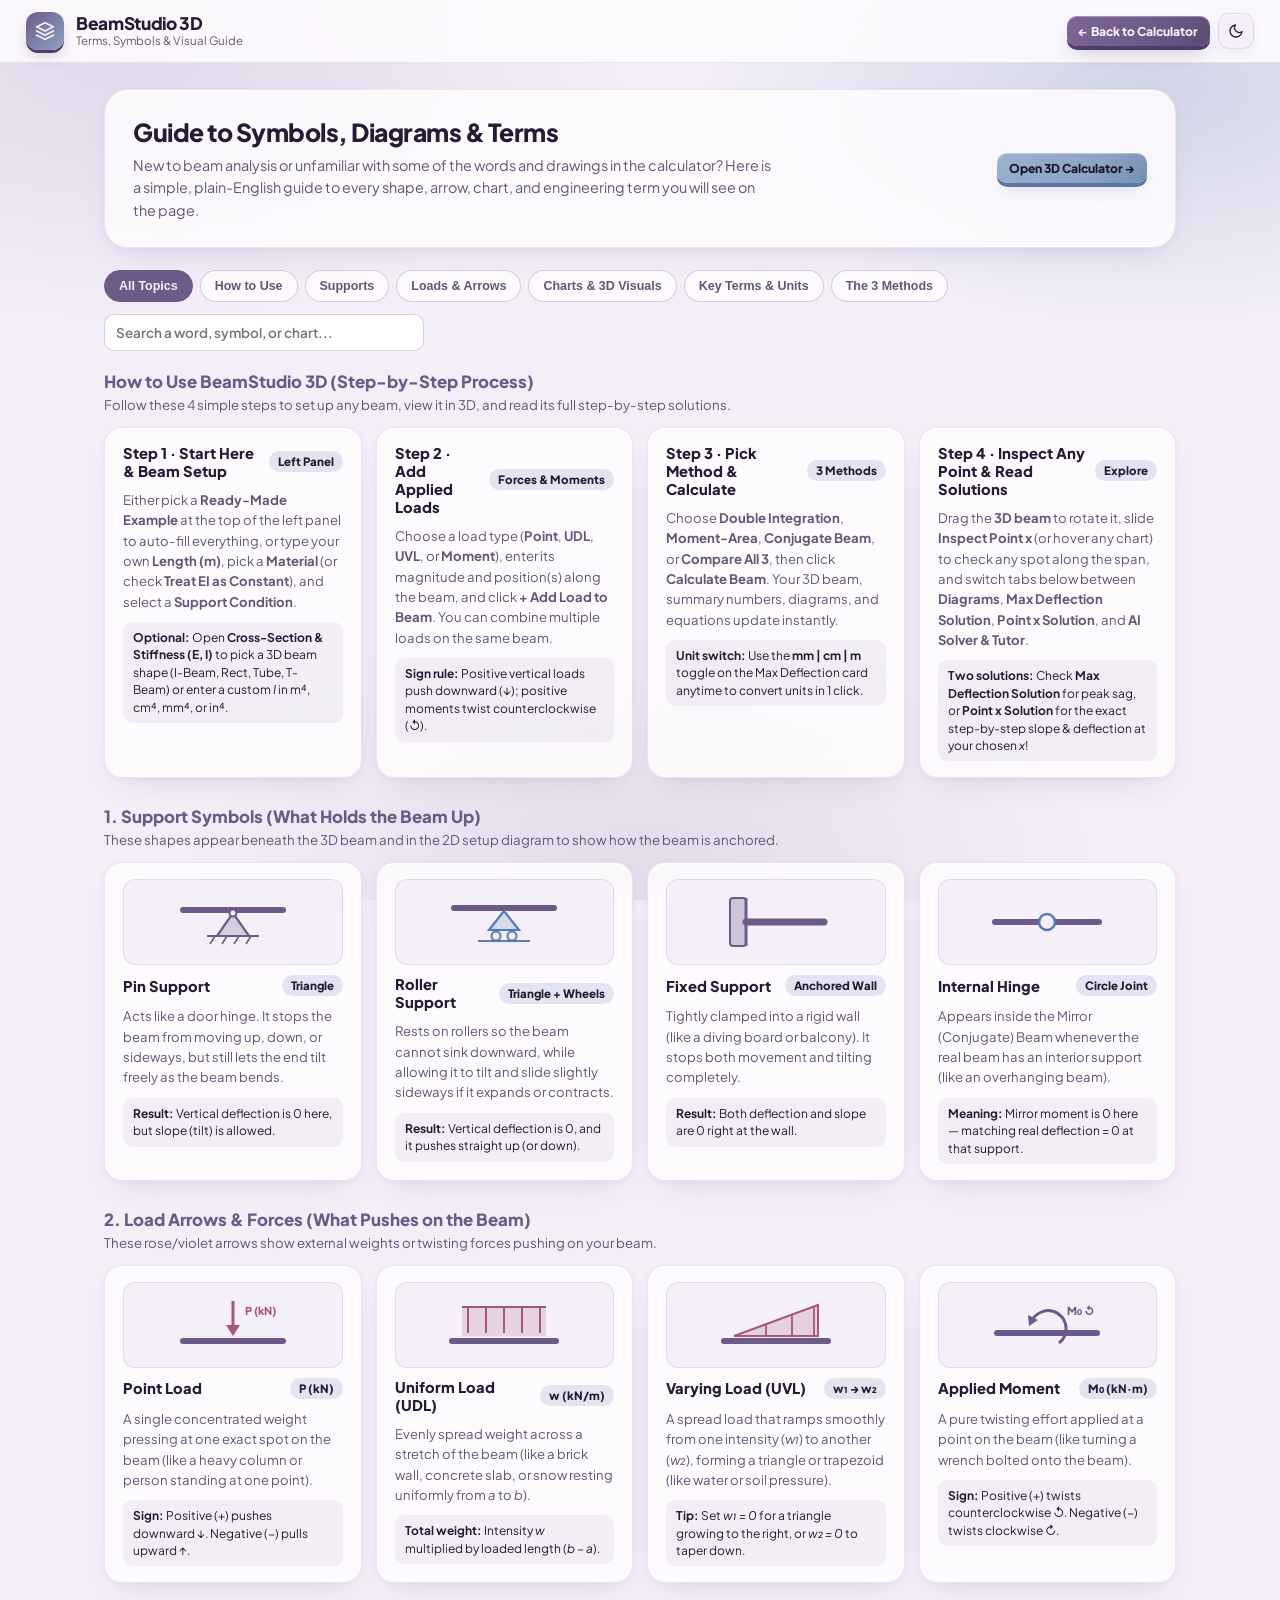
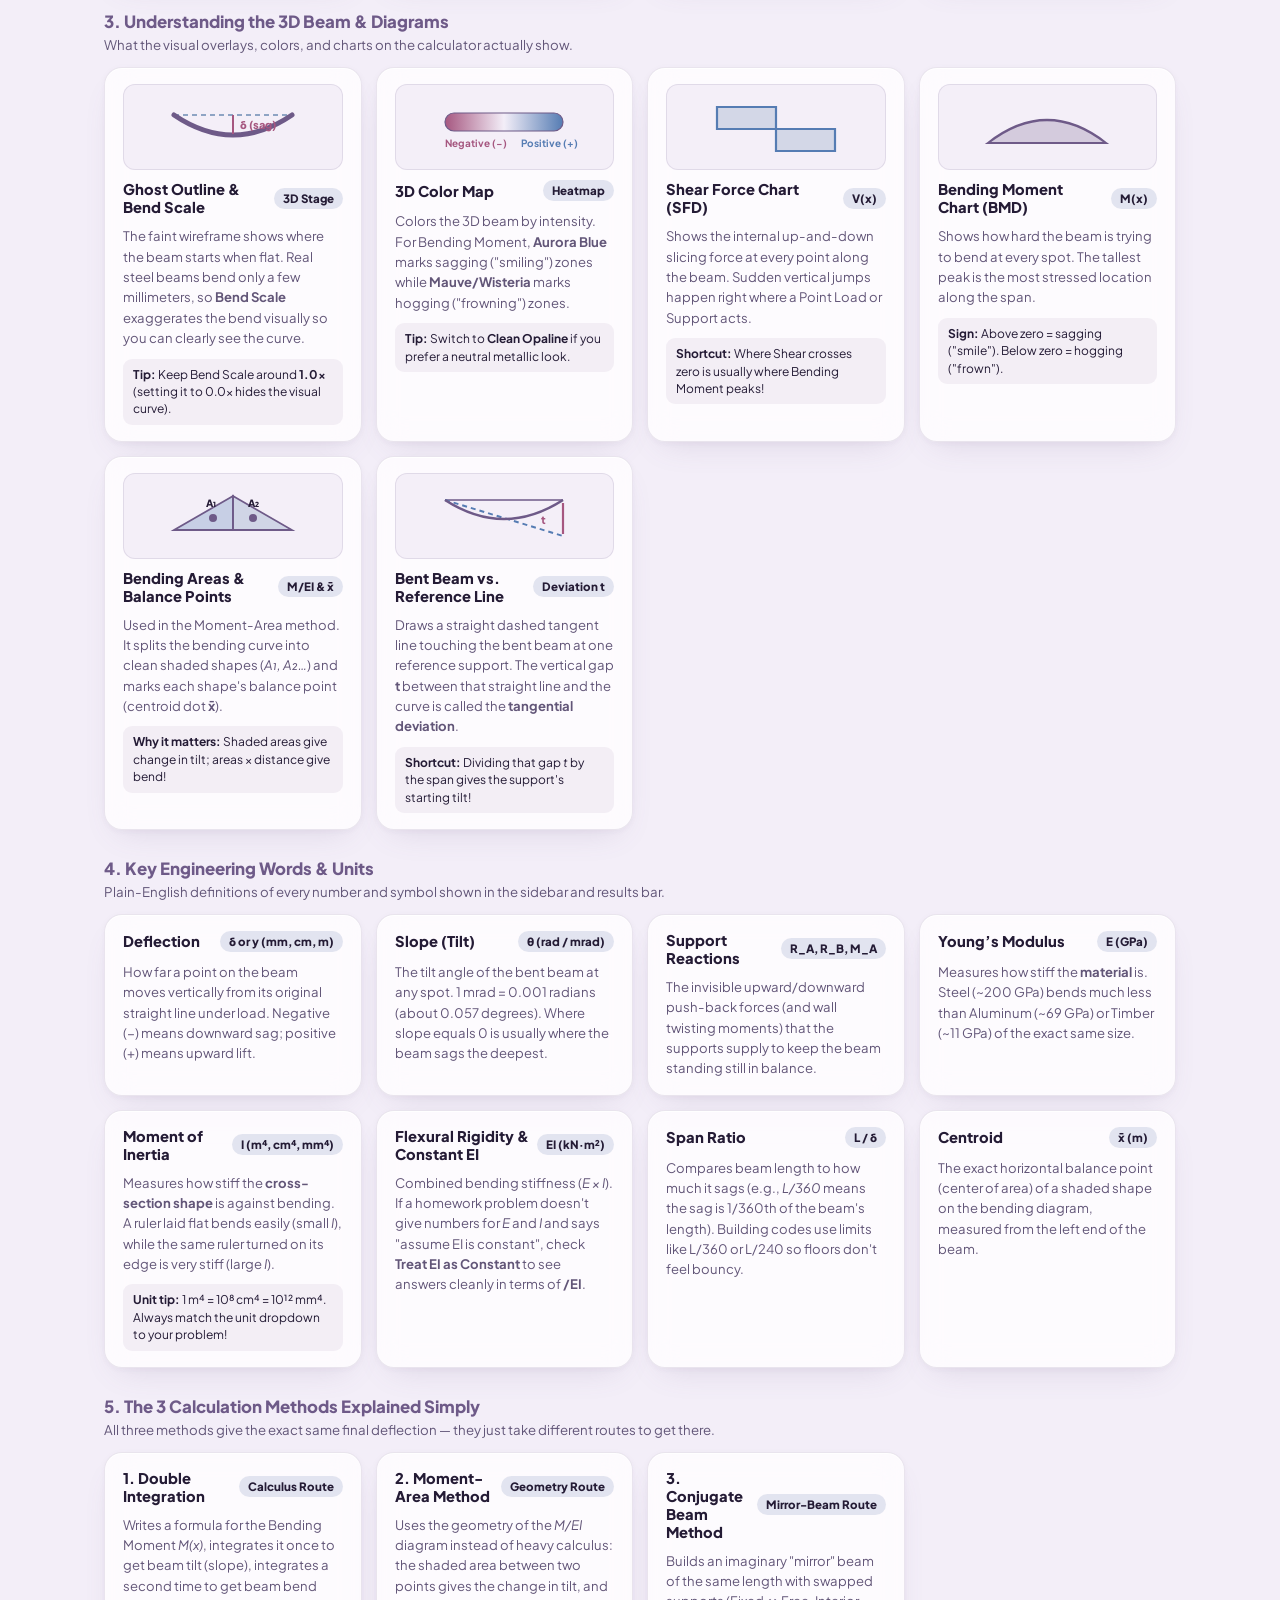
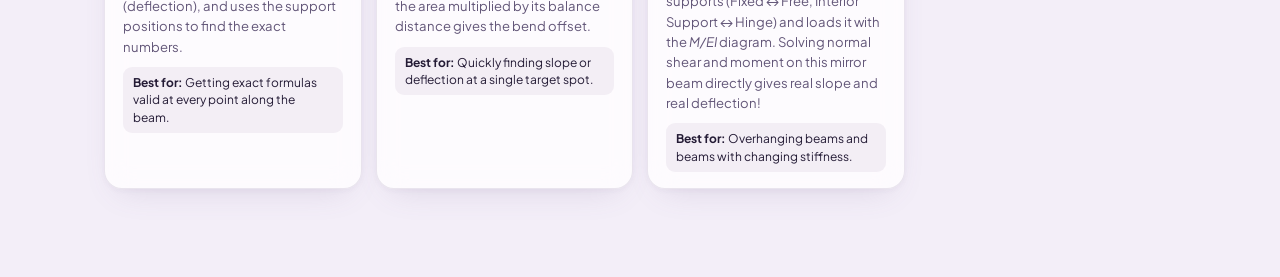
<file: glossary.html>
<!DOCTYPE html>
<html lang="en" data-theme="light">
<head>
  <meta charset="UTF-8" />
  <meta name="viewport" content="width=device-width, initial-scale=1.0" />
  <title>Terms &amp; Visual Guide — BeamStudio 3D</title>
  <link rel="preconnect" href="https://fonts.googleapis.com" />
  <link rel="preconnect" href="https://fonts.gstatic.com" crossorigin />
  <link href="https://fonts.googleapis.com/css2?family=Inter:wght@400;500;600;700&family=Plus+Jakarta+Sans:wght@600;700;800&display=swap" rel="stylesheet" />
  <link rel="stylesheet" href="css/styles.css" />
  <style>
    .glossary-wrap {
      max-width: 1120px;
      margin: 0 auto;
      padding: 26px 24px 60px;
    }
    .glossary-hero {
      background: var(--surface-card);
      backdrop-filter: blur(18px);
      border: 1px solid var(--border-subtle);
      border-radius: 24px;
      box-shadow: var(--shadow-card);
      padding: 26px 28px;
      margin-bottom: 22px;
      display: flex;
      flex-wrap: wrap;
      align-items: center;
      justify-content: space-between;
      gap: 18px;
    }
    .glossary-hero h1 {
      margin: 0 0 6px;
      font-size: 1.55rem;
      font-weight: 800;
      letter-spacing: -0.02em;
    }
    .glossary-hero p {
      margin: 0;
      font-size: 0.9rem;
      color: var(--text-secondary);
      max-width: 640px;
      line-height: 1.55;
    }
    .filter-bar {
      display: flex;
      flex-wrap: wrap;
      align-items: center;
      justify-content: space-between;
      gap: 12px;
      margin-bottom: 20px;
    }
    .filter-pills {
      display: flex;
      flex-wrap: wrap;
      gap: 7px;
    }
    .filter-pill {
      padding: 8px 14px;
      border-radius: 99px;
      border: 1px solid var(--border-strong);
      background: var(--surface-card);
      color: var(--text-secondary);
      font-size: 0.78rem;
      font-weight: 700;
      cursor: pointer;
      transition: all 0.15s ease;
    }
    .filter-pill.active, .filter-pill:hover {
      background: var(--wisteria);
      color: var(--starlight);
      border-color: var(--wisteria);
    }
    .search-box {
      min-width: 240px;
      max-width: 320px;
      flex: 1;
    }
    .section-group {
      margin-bottom: 28px;
    }
    .group-heading {
      font-size: 1.05rem;
      font-weight: 800;
      margin: 0 0 4px;
      color: var(--wisteria);
    }
    [data-theme="dark"] .group-heading { color: var(--aurora); }
    .group-desc {
      margin: 0 0 14px;
      font-size: 0.83rem;
      color: var(--text-secondary);
    }
    .visual-grid {
      display: grid;
      grid-template-columns: repeat(auto-fill, minmax(250px, 1fr));
      gap: 14px;
    }
    .term-card {
      background: var(--surface-card);
      backdrop-filter: blur(14px);
      border: 1px solid var(--border-subtle);
      border-radius: 18px;
      box-shadow: var(--shadow-card);
      padding: 16px 18px;
      display: flex;
      flex-direction: column;
      gap: 10px;
      transition: transform 0.18s ease;
    }
    .term-card:hover { transform: translateY(-2px); }
    .term-visual {
      height: 86px;
      border-radius: 12px;
      background: var(--surface-soft);
      border: 1px solid var(--border-subtle);
      display: grid;
      place-items: center;
      padding: 8px;
    }
    .term-head {
      display: flex;
      align-items: center;
      justify-content: space-between;
      gap: 8px;
    }
    .term-name {
      font-size: 0.92rem;
      font-weight: 800;
      color: var(--text-primary);
    }
    .term-symbol {
      font-size: 0.72rem;
      font-weight: 800;
      padding: 3px 9px;
      border-radius: 99px;
      background: rgba(142, 164, 196, 0.25);
      color: var(--text-primary);
      white-space: nowrap;
    }
    .term-def {
      margin: 0;
      font-size: 0.82rem;
      line-height: 1.55;
      color: var(--text-secondary);
    }
    .term-tip {
      font-size: 0.75rem;
      padding: 7px 10px;
      border-radius: 9px;
      background: rgba(110, 90, 136, 0.08);
      color: var(--text-primary);
      line-height: 1.45;
    }
    [data-theme="dark"] .term-tip { background: rgba(142, 164, 196, 0.12); }
    .empty-search {
      text-align: center;
      padding: 36px;
      color: var(--text-secondary);
      font-weight: 700;
    }
  </style>
</head>
<body>
  <header class="topbar">
    <div class="brand">
      <div class="brand-cube" aria-hidden="true">
        <svg width="20" height="20" viewBox="0 0 24 24" fill="none" stroke="currentColor" stroke-width="2.1" stroke-linecap="round" stroke-linejoin="round">
          <path d="M12 2L2 7l10 5 10-5-10-5z"/>
          <path d="M2 17l10 5 10-5"/>
          <path d="M2 12l10 5 10-5"/>
        </svg>
      </div>
      <div>
        <div class="brand-title">BeamStudio 3D</div>
        <div class="brand-sub">Terms, Symbols &amp; Visual Guide</div>
      </div>
    </div>

    <div class="topbar-actions">
      <a class="btn-3d btn-3d-primary btn-sm" href="index.html" style="text-decoration:none;">
        ← Back to Calculator
      </a>
      <button class="icon-btn" id="glossaryThemeBtn" type="button" title="Switch Starlight / Twilight Theme">
        <svg width="16" height="16" viewBox="0 0 24 24" fill="none" stroke="currentColor" stroke-width="2" stroke-linecap="round" stroke-linejoin="round">
          <path d="M21 12.79A9 9 0 1 1 11.21 3 7 7 0 0 0 21 12.79z"/>
        </svg>
      </button>
    </div>
  </header>

  <main class="glossary-wrap">
    <section class="glossary-hero">
      <div>
        <h1>Guide to Symbols, Diagrams &amp; Terms</h1>
        <p>
          New to beam analysis or unfamiliar with some of the words and drawings in the calculator? Here is a simple, plain-English guide to every shape, arrow, chart, and engineering term you will see on the page.
        </p>
      </div>
      <a class="btn-3d btn-3d-aurora btn-sm" href="index.html" style="text-decoration:none;">Open 3D Calculator →</a>
    </section>

    <!-- Search & Category Filters -->
    <div class="filter-bar">
      <div class="filter-pills" id="categoryPills">
        <button class="filter-pill active" data-cat="all" type="button">All Topics</button>
        <button class="filter-pill" data-cat="howto" type="button">How to Use</button>
        <button class="filter-pill" data-cat="supports" type="button">Supports</button>
        <button class="filter-pill" data-cat="loads" type="button">Loads &amp; Arrows</button>
        <button class="filter-pill" data-cat="diagrams" type="button">Charts &amp; 3D Visuals</button>
        <button class="filter-pill" data-cat="terms" type="button">Key Terms &amp; Units</button>
        <button class="filter-pill" data-cat="methods" type="button">The 3 Methods</button>
      </div>
      <input class="input-3d search-box" id="termSearchInput" type="search" placeholder="Search a word, symbol, or chart..." />
    </div>

    <!-- 0. HOW THE CALCULATOR WORKS (STEP-BY-STEP PROCESS) -->
    <section class="section-group" data-group="howto">
      <h2 class="group-heading">How to Use BeamStudio 3D (Step-by-Step Process)</h2>
      <p class="group-desc">Follow these 4 simple steps to set up any beam, view it in 3D, and read its full step-by-step solutions.</p>
      <div class="visual-grid">
        <article class="term-card" data-cat="howto">
          <div class="term-head">
            <span class="term-name">Step 1 · Start Here &amp; Beam Setup</span>
            <span class="term-symbol">Left Panel</span>
          </div>
          <p class="term-def">Either pick a <b>Ready-Made Example</b> at the top of the left panel to auto-fill everything, or type your own <b>Length (m)</b>, pick a <b>Material</b> (or check <b>Treat EI as Constant</b>), and select a <b>Support Condition</b>.</p>
          <div class="term-tip"><strong>Optional:</strong> Open <b>Cross-Section &amp; Stiffness (E, I)</b> to pick a 3D beam shape (I-Beam, Rect, Tube, T-Beam) or enter a custom <i>I</i> in m⁴, cm⁴, mm⁴, or in⁴.</div>
        </article>

        <article class="term-card" data-cat="howto">
          <div class="term-head">
            <span class="term-name">Step 2 · Add Applied Loads</span>
            <span class="term-symbol">Forces &amp; Moments</span>
          </div>
          <p class="term-def">Choose a load type (<b>Point</b>, <b>UDL</b>, <b>UVL</b>, or <b>Moment</b>), enter its magnitude and position(s) along the beam, and click <b>+ Add Load to Beam</b>. You can combine multiple loads on the same beam.</p>
          <div class="term-tip"><strong>Sign rule:</strong> Positive vertical loads push downward (↓); positive moments twist counterclockwise (↺).</div>
        </article>

        <article class="term-card" data-cat="howto">
          <div class="term-head">
            <span class="term-name">Step 3 · Pick Method &amp; Calculate</span>
            <span class="term-symbol">3 Methods</span>
          </div>
          <p class="term-def">Choose <b>Double Integration</b>, <b>Moment-Area</b>, <b>Conjugate Beam</b>, or <b>Compare All 3</b>, then click <b>Calculate Beam</b>. Your 3D beam, summary numbers, diagrams, and equations update instantly.</p>
          <div class="term-tip"><strong>Unit switch:</strong> Use the <b>mm | cm | m</b> toggle on the Max Deflection card anytime to convert units in 1 click.</div>
        </article>

        <article class="term-card" data-cat="howto">
          <div class="term-head">
            <span class="term-name">Step 4 · Inspect Any Point &amp; Read Solutions</span>
            <span class="term-symbol">Explore</span>
          </div>
          <p class="term-def">Drag the <b>3D beam</b> to rotate it, slide <b>Inspect Point x</b> (or hover any chart) to check any spot along the span, and switch tabs below between <b>Diagrams</b>, <b>Max Deflection Solution</b>, <b>Point x Solution</b>, and <b>AI Solver &amp; Tutor</b>.</p>
          <div class="term-tip"><strong>Two solutions:</strong> Check <b>Max Deflection Solution</b> for peak sag, or <b>Point x Solution</b> for the exact step-by-step slope &amp; deflection at your chosen <i>x</i>!</div>
        </article>
      </div>
    </section>

    <!-- 1. SUPPORT SYMBOLS -->
    <section class="section-group" data-group="supports">
      <h2 class="group-heading">1. Support Symbols (What Holds the Beam Up)</h2>
      <p class="group-desc">These shapes appear beneath the 3D beam and in the 2D setup diagram to show how the beam is anchored.</p>
      <div class="visual-grid">
        <article class="term-card" data-cat="supports">
          <div class="term-visual">
            <svg width="140" height="68" viewBox="0 0 140 68">
              <line x1="20" y1="22" x2="120" y2="22" stroke="#6e5a88" stroke-width="6" stroke-linecap="round"/>
              <polygon points="70,25 54,48 86,48" fill="rgba(110,90,136,0.22)" stroke="#6e5a88" stroke-width="2.2"/>
              <circle cx="70" cy="25" r="3.5" fill="#f3eef8" stroke="#6e5a88" stroke-width="2"/>
              <line x1="44" y1="48" x2="96" y2="48" stroke="#6e5a88" stroke-width="2"/>
              <line x1="52" y1="48" x2="47" y2="56" stroke="#6e5a88" stroke-width="1.6"/>
              <line x1="64" y1="48" x2="59" y2="56" stroke="#6e5a88" stroke-width="1.6"/>
              <line x1="76" y1="48" x2="71" y2="56" stroke="#6e5a88" stroke-width="1.6"/>
              <line x1="88" y1="48" x2="83" y2="56" stroke="#6e5a88" stroke-width="1.6"/>
            </svg>
          </div>
          <div class="term-head">
            <span class="term-name">Pin Support</span>
            <span class="term-symbol">Triangle</span>
          </div>
          <p class="term-def">Acts like a door hinge. It stops the beam from moving up, down, or sideways, but still lets the end tilt freely as the beam bends.</p>
          <div class="term-tip"><strong>Result:</strong> Vertical deflection is 0 here, but slope (tilt) is allowed.</div>
        </article>

        <article class="term-card" data-cat="supports">
          <div class="term-visual">
            <svg width="140" height="68" viewBox="0 0 140 68">
              <line x1="20" y1="20" x2="120" y2="20" stroke="#6e5a88" stroke-width="6" stroke-linecap="round"/>
              <polygon points="70,23 55,42 85,42" fill="rgba(142,164,196,0.30)" stroke="#557cb3" stroke-width="2.2"/>
              <circle cx="62" cy="48" r="4.5" fill="none" stroke="#557cb3" stroke-width="2"/>
              <circle cx="78" cy="48" r="4.5" fill="none" stroke="#557cb3" stroke-width="2"/>
              <line x1="44" y1="53" x2="96" y2="53" stroke="#557cb3" stroke-width="2"/>
            </svg>
          </div>
          <div class="term-head">
            <span class="term-name">Roller Support</span>
            <span class="term-symbol">Triangle + Wheels</span>
          </div>
          <p class="term-def">Rests on rollers so the beam cannot sink downward, while allowing it to tilt and slide slightly sideways if it expands or contracts.</p>
          <div class="term-tip"><strong>Result:</strong> Vertical deflection is 0, and it pushes straight up (or down).</div>
        </article>

        <article class="term-card" data-cat="supports">
          <div class="term-visual">
            <svg width="140" height="68" viewBox="0 0 140 68">
              <rect x="24" y="10" width="16" height="48" rx="3" fill="rgba(110,90,136,0.28)" stroke="#6e5a88" stroke-width="2"/>
              <line x1="40" y1="10" x2="40" y2="58" stroke="#6e5a88" stroke-width="3"/>
              <line x1="40" y1="34" x2="118" y2="34" stroke="#6e5a88" stroke-width="7" stroke-linecap="round"/>
            </svg>
          </div>
          <div class="term-head">
            <span class="term-name">Fixed Support</span>
            <span class="term-symbol">Anchored Wall</span>
          </div>
          <p class="term-def">Tightly clamped into a rigid wall (like a diving board or balcony). It stops both movement and tilting completely.</p>
          <div class="term-tip"><strong>Result:</strong> Both deflection and slope are 0 right at the wall.</div>
        </article>

        <article class="term-card" data-cat="supports">
          <div class="term-visual">
            <svg width="140" height="68" viewBox="0 0 140 68">
              <line x1="18" y1="34" x2="62" y2="34" stroke="#6e5a88" stroke-width="6" stroke-linecap="round"/>
              <line x1="78" y1="34" x2="122" y2="34" stroke="#6e5a88" stroke-width="6" stroke-linecap="round"/>
              <circle cx="70" cy="34" r="8" fill="#f3eef8" stroke="#557cb3" stroke-width="2.6"/>
            </svg>
          </div>
          <div class="term-head">
            <span class="term-name">Internal Hinge</span>
            <span class="term-symbol">Circle Joint</span>
          </div>
          <p class="term-def">Appears inside the Mirror (Conjugate) Beam whenever the real beam has an interior support (like an overhanging beam).</p>
          <div class="term-tip"><strong>Meaning:</strong> Mirror moment is 0 here — matching real deflection = 0 at that support.</div>
        </article>
      </div>
    </section>

    <!-- 2. LOAD SYMBOLS -->
    <section class="section-group" data-group="loads">
      <h2 class="group-heading">2. Load Arrows &amp; Forces (What Pushes on the Beam)</h2>
      <p class="group-desc">These rose/violet arrows show external weights or twisting forces pushing on your beam.</p>
      <div class="visual-grid">
        <article class="term-card" data-cat="loads">
          <div class="term-visual">
            <svg width="140" height="68" viewBox="0 0 140 68">
              <line x1="20" y1="50" x2="120" y2="50" stroke="#6e5a88" stroke-width="6" stroke-linecap="round"/>
              <line x1="70" y1="10" x2="70" y2="41" stroke="#a65780" stroke-width="3"/>
              <polygon points="70,45 63,34 77,34" fill="#a65780"/>
              <text x="82" y="24" font-size="11" font-weight="800" fill="#a65780">P (kN)</text>
            </svg>
          </div>
          <div class="term-head">
            <span class="term-name">Point Load</span>
            <span class="term-symbol">P (kN)</span>
          </div>
          <p class="term-def">A single concentrated weight pressing at one exact spot on the beam (like a heavy column or person standing at one point).</p>
          <div class="term-tip"><strong>Sign:</strong> Positive (+) pushes downward ↓. Negative (−) pulls upward ↑.</div>
        </article>

        <article class="term-card" data-cat="loads">
          <div class="term-visual">
            <svg width="140" height="68" viewBox="0 0 140 68">
              <line x1="18" y1="50" x2="122" y2="50" stroke="#6e5a88" stroke-width="6" stroke-linecap="round"/>
              <rect x="28" y="16" width="84" height="29" fill="rgba(166,87,128,0.18)"/>
              <line x1="28" y1="16" x2="112" y2="16" stroke="#a65780" stroke-width="2.2"/>
              <g stroke="#a65780" stroke-width="2">
                <line x1="34" y1="16" x2="34" y2="42"/><line x1="52" y1="16" x2="52" y2="42"/>
                <line x1="70" y1="16" x2="70" y2="42"/><line x1="88" y1="16" x2="88" y2="42"/>
                <line x1="106" y1="16" x2="106" y2="42"/>
              </g>
            </svg>
          </div>
          <div class="term-head">
            <span class="term-name">Uniform Load (UDL)</span>
            <span class="term-symbol">w (kN/m)</span>
          </div>
          <p class="term-def">Evenly spread weight across a stretch of the beam (like a brick wall, concrete slab, or snow resting uniformly from <i>a</i> to <i>b</i>).</p>
          <div class="term-tip"><strong>Total weight:</strong> Intensity <i>w</i> multiplied by loaded length (<i>b − a</i>).</div>
        </article>

        <article class="term-card" data-cat="loads">
          <div class="term-visual">
            <svg width="140" height="68" viewBox="0 0 140 68">
              <line x1="18" y1="50" x2="122" y2="50" stroke="#6e5a88" stroke-width="6" stroke-linecap="round"/>
              <polygon points="28,45 112,45 112,14" fill="rgba(166,87,128,0.20)" stroke="#a65780" stroke-width="2"/>
              <line x1="60" y1="33" x2="60" y2="44" stroke="#a65780" stroke-width="1.8"/>
              <line x1="86" y1="24" x2="86" y2="44" stroke="#a65780" stroke-width="1.8"/>
              <line x1="108" y1="16" x2="108" y2="44" stroke="#a65780" stroke-width="1.8"/>
            </svg>
          </div>
          <div class="term-head">
            <span class="term-name">Varying Load (UVL)</span>
            <span class="term-symbol">w₁ → w₂</span>
          </div>
          <p class="term-def">A spread load that ramps smoothly from one intensity (<i>w₁</i>) to another (<i>w₂</i>), forming a triangle or trapezoid (like water or soil pressure).</p>
          <div class="term-tip"><strong>Tip:</strong> Set <i>w₁ = 0</i> for a triangle growing to the right, or <i>w₂ = 0</i> to taper down.</div>
        </article>

        <article class="term-card" data-cat="loads">
          <div class="term-visual">
            <svg width="140" height="68" viewBox="0 0 140 68">
              <line x1="20" y1="42" x2="120" y2="42" stroke="#6e5a88" stroke-width="6" stroke-linecap="round"/>
              <path d="M 54 32 A 18 18 0 1 1 82 52" fill="none" stroke="#6e5a88" stroke-width="3"/>
              <polygon points="52,35 51,24 61,29" fill="#6e5a88"/>
              <text x="90" y="24" font-size="11" font-weight="800" fill="#6e5a88">M₀ ↺</text>
            </svg>
          </div>
          <div class="term-head">
            <span class="term-name">Applied Moment</span>
            <span class="term-symbol">M₀ (kN·m)</span>
          </div>
          <p class="term-def">A pure twisting effort applied at a point on the beam (like turning a wrench bolted onto the beam).</p>
          <div class="term-tip"><strong>Sign:</strong> Positive (+) twists counterclockwise ↺. Negative (−) twists clockwise ↻.</div>
        </article>
      </div>
    </section>

    <!-- 3. CHARTS & 3D VISUALS -->
    <section class="section-group" data-group="diagrams">
      <h2 class="group-heading">3. Understanding the 3D Beam &amp; Diagrams</h2>
      <p class="group-desc">What the visual overlays, colors, and charts on the calculator actually show.</p>
      <div class="visual-grid">
        <article class="term-card" data-cat="diagrams">
          <div class="term-visual">
            <svg width="150" height="68" viewBox="0 0 150 68">
              <line x1="16" y1="22" x2="134" y2="22" stroke="#8ea4c4" stroke-width="2" stroke-dasharray="5,4"/>
              <path d="M 16 22 Q 75 62 134 22" fill="none" stroke="#6e5a88" stroke-width="5" stroke-linecap="round"/>
              <line x1="75" y1="22" x2="75" y2="41" stroke="#a65780" stroke-width="2"/>
              <text x="82" y="36" font-size="11" font-weight="800" fill="#a65780">δ (sag)</text>
            </svg>
          </div>
          <div class="term-head">
            <span class="term-name">Ghost Outline &amp; Bend Scale</span>
            <span class="term-symbol">3D Stage</span>
          </div>
          <p class="term-def">The faint wireframe shows where the beam starts when flat. Real steel beams bend only a few millimeters, so <b>Bend Scale</b> exaggerates the bend visually so you can clearly see the curve.</p>
          <div class="term-tip"><strong>Tip:</strong> Keep Bend Scale around <b>1.0×</b> (setting it to 0.0× hides the visual curve).</div>
        </article>

        <article class="term-card" data-cat="diagrams">
          <div class="term-visual">
            <svg width="150" height="68" viewBox="0 0 150 68">
              <defs>
                <linearGradient id="gMap" x1="0" x2="1" y1="0" y2="0">
                  <stop offset="0%" stop-color="#a65780"/>
                  <stop offset="50%" stop-color="#f3eef8"/>
                  <stop offset="100%" stop-color="#557cb3"/>
                </linearGradient>
              </defs>
              <rect x="16" y="20" width="118" height="18" rx="9" fill="url(#gMap)" stroke="#6e5a88" stroke-width="1.2"/>
              <text x="16" y="54" font-size="10" font-weight="700" fill="#a65780">Negative (−)</text>
              <text x="92" y="54" font-size="10" font-weight="700" fill="#557cb3">Positive (+)</text>
            </svg>
          </div>
          <div class="term-head">
            <span class="term-name">3D Color Map</span>
            <span class="term-symbol">Heatmap</span>
          </div>
          <p class="term-def">Colors the 3D beam by intensity. For Bending Moment, <b>Aurora Blue</b> marks sagging ("smiling") zones while <b>Mauve/Wisteria</b> marks hogging ("frowning") zones.</p>
          <div class="term-tip"><strong>Tip:</strong> Switch to <b>Clean Opaline</b> if you prefer a neutral metallic look.</div>
        </article>

        <article class="term-card" data-cat="diagrams">
          <div class="term-visual">
            <svg width="150" height="68" viewBox="0 0 150 68">
              <line x1="16" y1="36" x2="134" y2="36" stroke="#6e5a88" stroke-width="1.5"/>
              <polygon points="16,36 16,14 75,14 75,58 134,58 134,36" fill="rgba(142,164,196,0.32)" stroke="#557cb3" stroke-width="2.2"/>
            </svg>
          </div>
          <div class="term-head">
            <span class="term-name">Shear Force Chart (SFD)</span>
            <span class="term-symbol">V(x)</span>
          </div>
          <p class="term-def">Shows the internal up-and-down slicing force at every point along the beam. Sudden vertical jumps happen right where a Point Load or Support acts.</p>
          <div class="term-tip"><strong>Shortcut:</strong> Where Shear crosses zero is usually where Bending Moment peaks!</div>
        </article>

        <article class="term-card" data-cat="diagrams">
          <div class="term-visual">
            <svg width="150" height="68" viewBox="0 0 150 68">
              <line x1="16" y1="50" x2="134" y2="50" stroke="#6e5a88" stroke-width="1.5"/>
              <path d="M 16 50 Q 75 4 134 50 Z" fill="rgba(110,90,136,0.24)" stroke="#6e5a88" stroke-width="2.2"/>
            </svg>
          </div>
          <div class="term-head">
            <span class="term-name">Bending Moment Chart (BMD)</span>
            <span class="term-symbol">M(x)</span>
          </div>
          <p class="term-def">Shows how hard the beam is trying to bend at every spot. The tallest peak is the most stressed location along the span.</p>
          <div class="term-tip"><strong>Sign:</strong> Above zero = sagging ("smile"). Below zero = hogging ("frown").</div>
        </article>

        <article class="term-card" data-cat="diagrams">
          <div class="term-visual">
            <svg width="150" height="68" viewBox="0 0 150 68">
              <line x1="16" y1="48" x2="134" y2="48" stroke="#6e5a88" stroke-width="1.5"/>
              <polygon points="16,48 75,14 75,48" fill="rgba(85,124,179,0.28)" stroke="#6e5a88" stroke-width="1.8"/>
              <polygon points="75,48 75,14 134,48" fill="rgba(142,164,196,0.34)" stroke="#6e5a88" stroke-width="1.8"/>
              <circle cx="55" cy="36" r="4" fill="#6e5a88"/>
              <circle cx="95" cy="36" r="4" fill="#6e5a88"/>
              <text x="48" y="25" font-size="10" font-weight="800" fill="#241b35">A₁</text>
              <text x="90" y="25" font-size="10" font-weight="800" fill="#241b35">A₂</text>
            </svg>
          </div>
          <div class="term-head">
            <span class="term-name">Bending Areas &amp; Balance Points</span>
            <span class="term-symbol">M/EI &amp; x̄</span>
          </div>
          <p class="term-def">Used in the Moment-Area method. It splits the bending curve into clean shaded shapes (<i>A₁, A₂…</i>) and marks each shape's balance point (centroid dot <b>x̄</b>).</p>
          <div class="term-tip"><strong>Why it matters:</strong> Shaded areas give change in tilt; areas × distance give bend!</div>
        </article>

        <article class="term-card" data-cat="diagrams">
          <div class="term-visual">
            <svg width="150" height="68" viewBox="0 0 150 68">
              <line x1="16" y1="18" x2="134" y2="18" stroke="#6e5a88" stroke-width="1.4"/>
              <line x1="16" y1="18" x2="134" y2="54" stroke="#557cb3" stroke-width="2" stroke-dasharray="5,4"/>
              <path d="M 16 18 Q 75 56 134 18" fill="none" stroke="#6e5a88" stroke-width="2.6"/>
              <line x1="134" y1="52" x2="134" y2="21" stroke="#a65780" stroke-width="2.2"/>
              <text x="112" y="42" font-size="11" font-weight="800" fill="#a65780">t</text>
            </svg>
          </div>
          <div class="term-head">
            <span class="term-name">Bent Beam vs. Reference Line</span>
            <span class="term-symbol">Deviation t</span>
          </div>
          <p class="term-def">Draws a straight dashed tangent line touching the bent beam at one reference support. The vertical gap <b>t</b> between that straight line and the curve is called the <b>tangential deviation</b>.</p>
          <div class="term-tip"><strong>Shortcut:</strong> Dividing that gap <i>t</i> by the span gives the support's starting tilt!</div>
        </article>
      </div>
    </section>

    <!-- 4. KEY TERMS & UNITS -->
    <section class="section-group" data-group="terms">
      <h2 class="group-heading">4. Key Engineering Words &amp; Units</h2>
      <p class="group-desc">Plain-English definitions of every number and symbol shown in the sidebar and results bar.</p>
      <div class="visual-grid">
        <article class="term-card" data-cat="terms">
          <div class="term-head">
            <span class="term-name">Deflection</span>
            <span class="term-symbol">δ or y (mm, cm, m)</span>
          </div>
          <p class="term-def">How far a point on the beam moves vertically from its original straight line under load. Negative (−) means downward sag; positive (+) means upward lift.</p>
        </article>

        <article class="term-card" data-cat="terms">
          <div class="term-head">
            <span class="term-name">Slope (Tilt)</span>
            <span class="term-symbol">θ (rad / mrad)</span>
          </div>
          <p class="term-def">The tilt angle of the bent beam at any spot. 1 mrad = 0.001 radians (about 0.057 degrees). Where slope equals 0 is usually where the beam sags the deepest.</p>
        </article>

        <article class="term-card" data-cat="terms">
          <div class="term-head">
            <span class="term-name">Support Reactions</span>
            <span class="term-symbol">R_A, R_B, M_A</span>
          </div>
          <p class="term-def">The invisible upward/downward push-back forces (and wall twisting moments) that the supports supply to keep the beam standing still in balance.</p>
        </article>

        <article class="term-card" data-cat="terms">
          <div class="term-head">
            <span class="term-name">Young’s Modulus</span>
            <span class="term-symbol">E (GPa)</span>
          </div>
          <p class="term-def">Measures how stiff the <b>material</b> is. Steel (~200 GPa) bends much less than Aluminum (~69 GPa) or Timber (~11 GPa) of the exact same size.</p>
        </article>

        <article class="term-card" data-cat="terms">
          <div class="term-head">
            <span class="term-name">Moment of Inertia</span>
            <span class="term-symbol">I (m⁴, cm⁴, mm⁴)</span>
          </div>
          <p class="term-def">Measures how stiff the <b>cross-section shape</b> is against bending. A ruler laid flat bends easily (small <i>I</i>), while the same ruler turned on its edge is very stiff (large <i>I</i>).</p>
          <div class="term-tip"><strong>Unit tip:</strong> 1 m⁴ = 10⁸ cm⁴ = 10¹² mm⁴. Always match the unit dropdown to your problem!</div>
        </article>

        <article class="term-card" data-cat="terms">
          <div class="term-head">
            <span class="term-name">Flexural Rigidity &amp; Constant EI</span>
            <span class="term-symbol">EI (kN·m²)</span>
          </div>
          <p class="term-def">Combined bending stiffness (<i>E × I</i>). If a homework problem doesn't give numbers for <i>E</i> and <i>I</i> and says "assume EI is constant", check <b>Treat EI as Constant</b> to see answers cleanly in terms of <b>/EI</b>.</p>
        </article>

        <article class="term-card" data-cat="terms">
          <div class="term-head">
            <span class="term-name">Span Ratio</span>
            <span class="term-symbol">L / δ</span>
          </div>
          <p class="term-def">Compares beam length to how much it sags (e.g., <i>L/360</i> means the sag is 1/360th of the beam's length). Building codes use limits like L/360 or L/240 so floors don't feel bouncy.</p>
        </article>

        <article class="term-card" data-cat="terms">
          <div class="term-head">
            <span class="term-name">Centroid</span>
            <span class="term-symbol">x̄ (m)</span>
          </div>
          <p class="term-def">The exact horizontal balance point (center of area) of a shaded shape on the bending diagram, measured from the left end of the beam.</p>
        </article>
      </div>
    </section>

    <!-- 5. THE 3 ANALYSIS METHODS -->
    <section class="section-group" data-group="methods">
      <h2 class="group-heading">5. The 3 Calculation Methods Explained Simply</h2>
      <p class="group-desc">All three methods give the exact same final deflection — they just take different routes to get there.</p>
      <div class="visual-grid">
        <article class="term-card" data-cat="methods">
          <div class="term-head">
            <span class="term-name">1. Double Integration</span>
            <span class="term-symbol">Calculus Route</span>
          </div>
          <p class="term-def">Writes a formula for the Bending Moment <i>M(x)</i>, integrates it once to get beam tilt (slope), integrates a second time to get beam bend (deflection), and uses the support positions to find the exact numbers.</p>
          <div class="term-tip"><strong>Best for:</strong> Getting exact formulas valid at every point along the beam.</div>
        </article>

        <article class="term-card" data-cat="methods">
          <div class="term-head">
            <span class="term-name">2. Moment-Area Method</span>
            <span class="term-symbol">Geometry Route</span>
          </div>
          <p class="term-def">Uses the geometry of the <i>M/EI</i> diagram instead of heavy calculus: the shaded area between two points gives the change in tilt, and the area multiplied by its balance distance gives the bend offset.</p>
          <div class="term-tip"><strong>Best for:</strong> Quickly finding slope or deflection at a single target spot.</div>
        </article>

        <article class="term-card" data-cat="methods">
          <div class="term-head">
            <span class="term-name">3. Conjugate Beam Method</span>
            <span class="term-symbol">Mirror-Beam Route</span>
          </div>
          <p class="term-def">Builds an imaginary "mirror" beam of the same length with swapped supports (Fixed ↔ Free, Interior Support ↔ Hinge) and loads it with the <i>M/EI</i> diagram. Solving normal shear and moment on this mirror beam directly gives real slope and real deflection!</p>
          <div class="term-tip"><strong>Best for:</strong> Overhanging beams and beams with changing stiffness.</div>
        </article>
      </div>
    </section>

    <div class="empty-search hidden" id="emptySearchMsg">No matching terms found. Try another keyword like "pin", "UDL", "slope", or "EI".</div>
  </main>

  <script>
    (function () {
      const themeBtn = document.getElementById('glossaryThemeBtn');
      let dark = false;
      try {
        dark = localStorage.getItem('beamstudio_theme') === 'dark';
        if (dark) document.documentElement.setAttribute('data-theme', 'dark');
      } catch (_) {}

      themeBtn.addEventListener('click', () => {
        dark = !dark;
        document.documentElement.setAttribute('data-theme', dark ? 'dark' : 'light');
        try { localStorage.setItem('beamstudio_theme', dark ? 'dark' : 'light'); } catch (_) {}
      });

      const pills = document.querySelectorAll('#categoryPills .filter-pill');
      const searchInput = document.getElementById('termSearchInput');
      const groups = document.querySelectorAll('.section-group');
      const cards = document.querySelectorAll('.term-card');
      const emptyMsg = document.getElementById('emptySearchMsg');
      let activeCat = 'all';

      function applyFilter() {
        const q = searchInput.value.trim().toLowerCase();
        let visibleCount = 0;

        cards.forEach((card) => {
          const catMatch = activeCat === 'all' || card.dataset.cat === activeCat;
          const textMatch = !q || card.textContent.toLowerCase().includes(q);
          const show = catMatch && textMatch;
          card.classList.toggle('hidden', !show);
          if (show) visibleCount++;
        });

        groups.forEach((grp) => {
          const hasVisible = grp.querySelectorAll('.term-card:not(.hidden)').length > 0;
          grp.classList.toggle('hidden', !hasVisible);
        });

        emptyMsg.classList.toggle('hidden', visibleCount > 0);
      }

      pills.forEach((p) => {
        p.addEventListener('click', () => {
          pills.forEach((b) => b.classList.remove('active'));
          p.classList.add('active');
          activeCat = p.dataset.cat;
          applyFilter();
        });
      });

      searchInput.addEventListener('input', applyFilter);
    })();
  </script>
</body>
</html>
</file>
<file: css/styles.css>
/* ==========================================================================
   BeamStudio 3D — Calm, Guided Structural Studio Design System
   Uploaded Color Palette (The Color Palette Studio):
     STARLIGHT : #f3eef8
     OPALINE   : #cdc4dc
     AURORA    : #8ea4c4
     WISTERIA  : #6e5a88
   ========================================================================== */

:root {
  --starlight: #f3eef8;
  --opaline: #cdc4dc;
  --aurora: #8ea4c4;
  --wisteria: #6e5a88;

  --wisteria-deep: #4e3d66;
  --wisteria-ink: #241b35;
  --wisteria-muted: #65597b;
  --aurora-deep: #5a7fb3;
  --mauve-accent: #a65780;

  --bg-mesh:
    radial-gradient(ellipse 65% 50% at 10% 6%, rgba(205, 196, 220, 0.50), transparent 60%),
    radial-gradient(ellipse 60% 45% at 90% 10%, rgba(142, 164, 196, 0.34), transparent 58%),
    radial-gradient(ellipse 55% 45% at 50% 96%, rgba(110, 90, 136, 0.12), transparent 65%),
    #f3eef8;

  --surface-card: rgba(255, 253, 255, 0.84);
  --surface-card-solid: #faf7fd;
  --surface-soft: rgba(243, 238, 248, 0.90);
  --surface-input: #ffffff;
  --surface-3d-stage: radial-gradient(circle at 50% 26%, #ffffff 0%, #f3eef8 60%, #e5deef 100%);
  --border-subtle: rgba(110, 90, 136, 0.14);
  --border-strong: rgba(110, 90, 136, 0.28);
  --text-primary: #241b35;
  --text-secondary: #625678;

  --shadow-card:
    0 14px 34px -16px rgba(110, 90, 136, 0.20),
    0 2px 8px -2px rgba(110, 90, 136, 0.08),
    inset 0 1px 0 rgba(255, 255, 255, 0.95);
  --shadow-btn-3d:
    0 4px 0 #4e3d66,
    0 10px 20px -6px rgba(110, 90, 136, 0.38),
    inset 0 1px 0 rgba(243, 238, 248, 0.35);
  --shadow-btn-aurora:
    0 4px 0 #5b78a1,
    0 10px 18px -6px rgba(142, 164, 196, 0.42),
    inset 0 1px 0 rgba(243, 238, 248, 0.45);
  --shadow-pill: 0 4px 14px -6px rgba(110, 90, 136, 0.22), inset 0 1px 0 rgba(255, 255, 255, 0.85);

  --radius-xl: 22px;
  --radius-lg: 16px;
  --radius-md: 12px;
  --radius-sm: 10px;
}

[data-theme="dark"] {
  --bg-mesh:
    radial-gradient(ellipse 65% 50% at 15% 10%, rgba(110, 90, 136, 0.28), transparent 60%),
    radial-gradient(ellipse 60% 45% at 88% 15%, rgba(142, 164, 196, 0.18), transparent 60%),
    #171222;
  --surface-card: rgba(34, 27, 49, 0.86);
  --surface-card-solid: #231b33;
  --surface-soft: rgba(45, 36, 65, 0.90);
  --surface-input: rgba(22, 17, 34, 0.85);
  --surface-3d-stage: radial-gradient(circle at 50% 25%, #2d2342 0%, #1d162c 62%, #130e1e 100%);
  --border-subtle: rgba(205, 196, 220, 0.14);
  --border-strong: rgba(205, 196, 220, 0.28);
  --text-primary: #f3eef8;
  --text-secondary: #cdc4dc;

  --shadow-card:
    0 20px 44px -16px rgba(5, 3, 12, 0.65),
    inset 0 1px 0 rgba(243, 238, 248, 0.08);
  --shadow-btn-3d:
    0 4px 0 #34264a,
    0 10px 22px -6px rgba(0, 0, 0, 0.55),
    inset 0 1px 0 rgba(243, 238, 248, 0.22);
  --shadow-pill: 0 6px 16px -6px rgba(0, 0, 0, 0.45), inset 0 1px 0 rgba(243, 238, 248, 0.08);
}

*, *::before, *::after { box-sizing: border-box; }

html, body {
  margin: 0;
  padding: 0;
  min-height: 100vh;
  font-family: 'Plus Jakarta Sans', 'Inter', 'Segoe UI', system-ui, -apple-system, sans-serif;
  color: var(--text-primary);
  background: var(--bg-mesh);
  background-attachment: fixed;
  -webkit-font-smoothing: antialiased;
}

::-webkit-scrollbar { width: 7px; height: 7px; }
::-webkit-scrollbar-track { background: transparent; }
::-webkit-scrollbar-thumb { background: rgba(110, 90, 136, 0.28); border-radius: 99px; }
::-webkit-scrollbar-thumb:hover { background: rgba(110, 90, 136, 0.5); }

/* ==========================================================================
   Clean Top Navigation Bar
   ========================================================================== */
.topbar {
  position: sticky;
  top: 0;
  z-index: 60;
  display: flex;
  align-items: center;
  justify-content: space-between;
  gap: 16px;
  padding: 12px 26px;
  background: var(--surface-card);
  backdrop-filter: blur(18px);
  -webkit-backdrop-filter: blur(18px);
  border-bottom: 1px solid var(--border-subtle);
}

.brand {
  display: flex;
  align-items: center;
  gap: 12px;
}

.brand-cube {
  width: 38px;
  height: 38px;
  border-radius: 12px;
  background: linear-gradient(135deg, var(--wisteria) 0%, var(--aurora) 100%);
  display: grid;
  place-items: center;
  color: var(--starlight);
  box-shadow: 0 3px 0 var(--wisteria-deep), 0 8px 18px -6px rgba(110, 90, 136, 0.45);
}

.brand-title {
  font-size: 1.08rem;
  font-weight: 800;
  letter-spacing: -0.02em;
  line-height: 1.15;
}
.brand-sub {
  font-size: 0.72rem;
  color: var(--text-secondary);
}

.topbar-actions {
  display: flex;
  align-items: center;
  gap: 8px;
}

.ai-status-btn {
  display: inline-flex;
  align-items: center;
  gap: 8px;
  padding: 8px 13px;
  border-radius: 12px;
  border: 1px solid var(--border-strong);
  background: var(--surface-soft);
  color: var(--text-primary);
  font-size: 0.78rem;
  font-weight: 700;
  cursor: pointer;
  box-shadow: var(--shadow-pill);
  transition: all 0.18s ease;
}
.ai-status-btn:hover { transform: translateY(-1px); border-color: var(--wisteria); }

.status-led {
  width: 8px;
  height: 8px;
  border-radius: 50%;
  background: var(--opaline);
  box-shadow: 0 0 0 3px rgba(205, 196, 220, 0.35);
}
.status-led.connected {
  background: #4ea882;
  box-shadow: 0 0 0 3px rgba(78, 168, 130, 0.25);
}

.icon-btn {
  width: 36px;
  height: 36px;
  border-radius: 11px;
  border: 1px solid var(--border-subtle);
  background: var(--surface-soft);
  color: var(--text-primary);
  display: grid;
  place-items: center;
  cursor: pointer;
  font-weight: 800;
  font-size: 0.86rem;
  box-shadow: var(--shadow-pill);
  transition: all 0.16s ease;
}
.icon-btn:hover { transform: translateY(-1px); border-color: var(--aurora); }

/* ==========================================================================
   Start Here Sidebar Highlight Card & Right-Side Terms Guide Bar
   ========================================================================== */
.start-here-card {
  background: linear-gradient(135deg, rgba(110, 90, 136, 0.14), rgba(142, 164, 196, 0.20));
  border: 1.5px solid var(--wisteria);
  border-radius: var(--radius-xl);
  box-shadow: var(--shadow-card);
  padding: 15px 17px;
}
.start-here-badge {
  display: inline-flex;
  align-items: center;
  gap: 6px;
  padding: 4px 10px;
  border-radius: 99px;
  background: var(--wisteria);
  color: var(--starlight);
  font-size: 0.70rem;
  font-weight: 800;
  letter-spacing: 0.06em;
  text-transform: uppercase;
  margin-bottom: 8px;
}
.start-here-lead {
  font-size: 0.84rem;
  font-weight: 800;
  color: var(--text-primary);
  margin: 0 0 8px;
  line-height: 1.35;
}

.right-guide-bar {
  display: flex;
  align-items: center;
  justify-content: flex-end;
  gap: 12px;
  padding: 10px 16px;
  border-radius: 15px;
  background: var(--surface-card);
  backdrop-filter: blur(14px);
  border: 1px solid var(--border-strong);
  box-shadow: var(--shadow-card);
  font-size: 0.80rem;
  color: var(--text-secondary);
}
.right-guide-link {
  display: inline-flex;
  align-items: center;
  gap: 6px;
  padding: 6px 12px;
  border-radius: 10px;
  background: linear-gradient(135deg, rgba(110, 90, 136, 0.14), rgba(142, 164, 196, 0.24));
  border: 1px solid var(--border-strong);
  color: var(--wisteria);
  font-weight: 800;
  text-decoration: none;
  white-space: nowrap;
  transition: all 0.16s ease;
}
[data-theme="dark"] .right-guide-link { color: var(--starlight); }
.right-guide-link:hover {
  background: var(--wisteria);
  color: var(--starlight);
  border-color: var(--wisteria);
}

/* Clean Empty-State Studio Overlay for Blank Initial Launch */
.stage-empty-overlay {
  position: absolute;
  inset: 0;
  z-index: 6;
  display: grid;
  place-items: center;
  padding: 24px;
  background: radial-gradient(circle at 50% 45%, rgba(243, 238, 248, 0.78), rgba(243, 238, 248, 0.92));
  backdrop-filter: blur(3px);
  text-align: center;
}
[data-theme="dark"] .stage-empty-overlay {
  background: radial-gradient(circle at 50% 45%, rgba(28, 22, 42, 0.76), rgba(20, 15, 32, 0.92));
}
.stage-empty-card {
  max-width: 440px;
  padding: 22px 24px;
  border-radius: 20px;
  background: var(--surface-card-solid);
  border: 1px solid var(--border-strong);
  box-shadow: var(--shadow-card);
}
.stage-empty-card h3 {
  margin: 0 0 8px;
  font-size: 1.05rem;
  font-weight: 800;
  color: var(--text-primary);
}
.stage-empty-card p {
  margin: 0 0 14px;
  font-size: 0.82rem;
  color: var(--text-secondary);
  line-height: 1.55;
}

.empty-panel-card {
  text-align: center;
  padding: 34px 20px;
  border-radius: 16px;
  background: var(--surface-soft);
  border: 1px dashed var(--border-strong);
  color: var(--text-secondary);
  font-size: 0.84rem;
  line-height: 1.55;
}

.point-x-inline {
  display: inline-flex;
  align-items: center;
  gap: 8px;
  padding: 6px 12px;
  border-radius: 12px;
  background: var(--surface-soft);
  border: 1px solid var(--border-strong);
  font-size: 0.8rem;
  font-weight: 700;
}
.point-x-inline input {
  width: 78px;
  padding: 5px 8px;
  font-size: 0.82rem;
}

/* ==========================================================================
   Main Two-Column Studio Workspace
   ========================================================================== */
.workspace {
  display: grid;
  grid-template-columns: 356px minmax(0, 1fr);
  gap: 22px;
  padding: 18px 26px 40px;
  max-width: 1632px;
  margin: 0 auto;
  align-items: start;
}

.card-3d {
  background: var(--surface-card);
  backdrop-filter: blur(18px);
  -webkit-backdrop-filter: blur(18px);
  border: 1px solid var(--border-subtle);
  border-radius: var(--radius-xl);
  box-shadow: var(--shadow-card);
  padding: 18px;
}

/* ==========================================================================
   Left Guided Setup Sidebar (Clean 3-Step Flow)
   ========================================================================== */
.sidebar {
  display: flex;
  flex-direction: column;
  gap: 14px;
  position: sticky;
  top: 76px;
  max-height: calc(100vh - 94px);
  overflow-y: auto;
  padding-right: 3px;
}

.setup-step {
  background: var(--surface-card);
  backdrop-filter: blur(16px);
  border: 1px solid var(--border-subtle);
  border-radius: var(--radius-xl);
  box-shadow: var(--shadow-card);
  padding: 16px 18px;
}

.step-heading {
  display: flex;
  align-items: center;
  justify-content: space-between;
  gap: 10px;
  margin-bottom: 12px;
}
.step-heading-left {
  display: flex;
  align-items: center;
  gap: 9px;
}
.step-num {
  width: 24px;
  height: 24px;
  border-radius: 8px;
  background: linear-gradient(135deg, var(--wisteria), var(--aurora));
  color: var(--starlight);
  font-size: 0.74rem;
  font-weight: 800;
  display: grid;
  place-items: center;
  flex-shrink: 0;
}
.step-heading-title {
  font-size: 0.9rem;
  font-weight: 800;
  color: var(--text-primary);
}
.step-helper {
  font-size: 0.73rem;
  color: var(--text-secondary);
  margin: -6px 0 12px 33px;
  line-height: 1.4;
}

.form-grid {
  display: grid;
  grid-template-columns: repeat(2, minmax(0, 1fr));
  gap: 10px;
}
.form-group {
  display: flex;
  flex-direction: column;
  gap: 5px;
}
.form-group.span-2 { grid-column: span 2; }
.form-group label {
  font-size: 0.73rem;
  font-weight: 700;
  color: var(--text-secondary);
}

.input-3d, .select-3d {
  width: 100%;
  padding: 9px 11px;
  border-radius: var(--radius-sm);
  border: 1px solid var(--border-strong);
  background: var(--surface-input);
  color: var(--text-primary);
  font-size: 0.84rem;
  font-weight: 600;
  font-family: inherit;
  outline: none;
  transition: border-color 0.18s ease, box-shadow 0.18s ease;
}
.input-3d:focus, .select-3d:focus {
  border-color: var(--wisteria);
  box-shadow: 0 0 0 3px rgba(110, 90, 136, 0.16);
}

/* Constant EI Toggle Pill */
.const-ei-toggle {
  display: flex;
  align-items: center;
  gap: 8px;
  padding: 8px 11px;
  border-radius: 10px;
  background: var(--surface-soft);
  border: 1px solid var(--border-subtle);
  cursor: pointer;
  font-size: 0.75rem !important;
  font-weight: 600 !important;
  color: var(--text-primary) !important;
  line-height: 1.35;
  transition: border-color 0.16s ease, background 0.16s ease;
}
.const-ei-toggle:hover { border-color: var(--wisteria); }
.const-ei-toggle input[type="checkbox"] {
  accent-color: var(--wisteria);
  width: 15px;
  height: 15px;
  cursor: pointer;
  flex-shrink: 0;
}
.const-ei-toggle code {
  font-weight: 800;
  color: var(--wisteria);
}
[data-theme="dark"] .const-ei-toggle code { color: var(--aurora); }

/* Summary Cell Unit Pills (mm | cm | m) */
.summary-label-row {
  display: flex;
  align-items: center;
  justify-content: space-between;
  gap: 6px;
}
.unit-pills {
  display: inline-flex;
  gap: 2px;
  padding: 2px;
  border-radius: 8px;
  background: rgba(110, 90, 136, 0.10);
}
.unit-pill {
  border: none;
  background: transparent;
  color: var(--text-secondary);
  font-size: 0.67rem;
  font-weight: 800;
  padding: 2px 6px;
  border-radius: 6px;
  cursor: pointer;
  transition: all 0.14s ease;
}
.unit-pill.active {
  background: var(--wisteria);
  color: var(--starlight);
}
.unit-ei-tag {
  font-size: 0.68rem;
  font-weight: 800;
  padding: 2px 7px;
  border-radius: 7px;
  background: rgba(142, 164, 196, 0.28);
  color: var(--wisteria);
}
[data-theme="dark"] .unit-ei-tag { color: var(--starlight); }

/* Collapsible Advanced Section Disclosure */
.disclosure {
  margin-top: 12px;
  border-radius: 12px;
  border: 1px solid var(--border-subtle);
  background: var(--surface-soft);
  overflow: hidden;
}
.disclosure summary {
  list-style: none;
  display: flex;
  align-items: center;
  justify-content: space-between;
  gap: 8px;
  padding: 9px 12px;
  cursor: pointer;
  font-size: 0.76rem;
  font-weight: 700;
  color: var(--text-primary);
  user-select: none;
}
.disclosure summary::-webkit-details-marker { display: none; }
.disclosure summary .summary-meta {
  font-size: 0.71rem;
  color: var(--wisteria);
  font-weight: 700;
}
[data-theme="dark"] .disclosure summary .summary-meta { color: var(--aurora); }
.disclosure-body {
  padding: 10px 12px 12px;
  border-top: 1px solid var(--border-subtle);
}

.section-mini-badge {
  margin-top: 10px;
  padding: 7px 10px;
  border-radius: 9px;
  background: rgba(142, 164, 196, 0.18);
  font-size: 0.73rem;
  font-weight: 700;
  display: flex;
  justify-content: space-between;
}

/* Load Builder Tabs */
.load-type-tabs {
  display: grid;
  grid-template-columns: repeat(4, 1fr);
  gap: 4px;
  background: rgba(110, 90, 136, 0.08);
  padding: 4px;
  border-radius: 11px;
  margin-bottom: 11px;
}
.load-type-btn {
  padding: 7px 4px;
  border-radius: 8px;
  border: none;
  background: transparent;
  color: var(--text-secondary);
  font-size: 0.74rem;
  font-weight: 800;
  cursor: pointer;
  transition: all 0.15s ease;
}
.load-type-btn.active {
  background: var(--wisteria);
  color: var(--starlight);
  box-shadow: 0 3px 10px -2px rgba(110, 90, 136, 0.42);
}

.loads-list {
  display: flex;
  flex-direction: column;
  gap: 6px;
  margin-top: 11px;
  max-height: 175px;
  overflow-y: auto;
}
.load-item {
  display: flex;
  align-items: center;
  justify-content: space-between;
  gap: 8px;
  padding: 8px 10px;
  border-radius: 10px;
  background: var(--surface-soft);
  border: 1px solid var(--border-subtle);
  font-size: 0.77rem;
  font-weight: 600;
}
.load-item-tag {
  font-size: 0.66rem;
  font-weight: 800;
  padding: 2px 7px;
  border-radius: 6px;
  background: rgba(110, 90, 136, 0.15);
  color: var(--wisteria);
  margin-right: 6px;
}
[data-theme="dark"] .load-item-tag { color: var(--starlight); background: rgba(142, 164, 196, 0.24); }
.load-remove-btn {
  border: none;
  background: transparent;
  color: var(--mauve-accent);
  font-size: 1.05rem;
  font-weight: 800;
  cursor: pointer;
  padding: 0 6px;
  border-radius: 6px;
}
.load-remove-btn:hover { background: rgba(166, 87, 128, 0.14); }

/* Method Selector Radio Cards in Step 3 */
.method-radio-list {
  display: flex;
  flex-direction: column;
  gap: 7px;
}
.method-radio {
  display: flex;
  align-items: center;
  justify-content: space-between;
  gap: 10px;
  padding: 10px 12px;
  border-radius: 12px;
  border: 1.5px solid var(--border-subtle);
  background: var(--surface-soft);
  cursor: pointer;
  text-align: left;
  transition: all 0.16s ease;
}
.method-radio:hover { border-color: var(--aurora); }
.method-radio.active {
  background: linear-gradient(135deg, var(--wisteria) 0%, #5b4973 100%);
  border-color: var(--wisteria);
  color: var(--starlight);
  box-shadow: 0 8px 18px -6px rgba(110, 90, 136, 0.50);
}
.method-radio-title {
  font-size: 0.82rem;
  font-weight: 800;
  color: var(--text-primary);
}
.method-radio-sub {
  font-size: 0.70rem;
  color: var(--text-secondary);
  margin-top: 2px;
}
.method-radio.active .method-radio-title,
.method-radio.active .method-radio-sub { color: var(--starlight); opacity: 0.96; }

/* Tactile 3D Buttons */
.btn-3d {
  display: inline-flex;
  align-items: center;
  justify-content: center;
  gap: 8px;
  padding: 11px 16px;
  border-radius: 13px;
  border: none;
  font-family: inherit;
  font-size: 0.84rem;
  font-weight: 800;
  cursor: pointer;
  transition: transform 0.12s ease, box-shadow 0.12s ease, filter 0.15s ease;
}
.btn-3d-primary {
  background: linear-gradient(135deg, #7c6699 0%, var(--wisteria) 55%, #5b4973 100%);
  color: var(--starlight);
  box-shadow: var(--shadow-btn-3d);
}
.btn-3d-primary:hover { filter: brightness(1.06); transform: translateY(-1px); }
.btn-3d-primary:active { transform: translateY(3px); box-shadow: 0 1px 0 var(--wisteria-deep); }

.btn-3d-aurora {
  background: linear-gradient(135deg, #9db2d1 0%, var(--aurora) 60%, #748fb5 100%);
  color: #1c162b;
  box-shadow: var(--shadow-btn-aurora);
}
.btn-3d-aurora:hover { filter: brightness(1.05); transform: translateY(-1px); }
.btn-3d-aurora:active { transform: translateY(3px); box-shadow: 0 1px 0 #5b78a1; }

.btn-3d-ghost {
  background: var(--surface-soft);
  color: var(--text-primary);
  border: 1px solid var(--border-strong);
  box-shadow: 0 2px 0 rgba(110, 90, 136, 0.14);
}
.btn-3d-ghost:hover { border-color: var(--wisteria); transform: translateY(-1px); }
.btn-3d-ghost:active { transform: translateY(1px); box-shadow: none; }

.btn-full { width: 100%; }
.btn-sm { padding: 7px 12px; font-size: 0.76rem; border-radius: 10px; }

.link-btn {
  border: none;
  background: transparent;
  color: var(--wisteria);
  font-size: 0.74rem;
  font-weight: 700;
  cursor: pointer;
  padding: 2px 6px;
  border-radius: 6px;
}
[data-theme="dark"] .link-btn { color: var(--aurora); }
.link-btn:hover { background: rgba(110, 90, 136, 0.10); }

/* ==========================================================================
   Right Main Studio Stage (Hero 3D + Unified Summary + Clean 3-Tab Views)
   ========================================================================== */
.main-stage {
  display: flex;
  flex-direction: column;
  gap: 18px;
  min-width: 0;
}

/* Hero 3D Viewport */
.viewport-card {
  padding: 0;
  overflow: hidden;
}

.viewport-header {
  display: flex;
  flex-wrap: wrap;
  align-items: center;
  justify-content: space-between;
  gap: 12px;
  padding: 12px 18px;
  border-bottom: 1px solid var(--border-subtle);
  background: var(--surface-soft);
}

.pill-group {
  display: inline-flex;
  align-items: center;
  gap: 3px;
  background: rgba(110, 90, 136, 0.09);
  padding: 3px;
  border-radius: 11px;
}
.pill-btn {
  padding: 6px 12px;
  border-radius: 8px;
  border: none;
  background: transparent;
  color: var(--text-secondary);
  font-size: 0.75rem;
  font-weight: 700;
  cursor: pointer;
  transition: all 0.15s ease;
}
.pill-btn.active {
  background: var(--wisteria);
  color: var(--starlight);
  box-shadow: 0 3px 10px -2px rgba(110, 90, 136, 0.44);
}
.pill-btn:hover:not(.active) { color: var(--text-primary); }

.viewport-controls-right {
  display: flex;
  align-items: center;
  gap: 8px;
  flex-wrap: wrap;
}
.compact-select {
  padding: 6px 10px;
  border-radius: 9px;
  border: 1px solid var(--border-strong);
  background: var(--surface-input);
  color: var(--text-primary);
  font-size: 0.75rem;
  font-weight: 700;
  font-family: inherit;
  cursor: pointer;
  outline: none;
}

.stage-3d-wrapper {
  position: relative;
  height: 440px;
  background: var(--surface-3d-stage);
  overflow: hidden;
}
.stage-3d-canvas {
  width: 100%;
  height: 100%;
  cursor: grab;
}
.stage-3d-canvas:active { cursor: grabbing; }

.stage-hint {
  position: absolute;
  top: 12px;
  left: 16px;
  padding: 5px 11px;
  border-radius: 99px;
  background: var(--surface-card);
  backdrop-filter: blur(8px);
  border: 1px solid var(--border-subtle);
  font-size: 0.71rem;
  font-weight: 600;
  color: var(--text-secondary);
  pointer-events: none;
}

.stage-hud-bottom {
  position: absolute;
  left: 14px;
  right: 14px;
  bottom: 12px;
  display: flex;
  flex-wrap: wrap;
  align-items: center;
  justify-content: space-between;
  gap: 10px;
  pointer-events: none;
}
.hud-pill {
  pointer-events: auto;
  display: inline-flex;
  align-items: center;
  gap: 9px;
  padding: 6px 12px;
  border-radius: 12px;
  background: var(--surface-card);
  backdrop-filter: blur(12px);
  border: 1px solid var(--border-strong);
  box-shadow: var(--shadow-pill);
  font-size: 0.74rem;
  font-weight: 700;
}
.hud-pill input[type="range"] {
  width: 88px;
  accent-color: var(--wisteria);
  cursor: pointer;
}

/* Unified Results Summary Strip (Calm 4-Column Metric Bar) */
.summary-strip {
  display: grid;
  grid-template-columns: repeat(4, minmax(0, 1fr));
  border-top: 1px solid var(--border-subtle);
  background: var(--surface-card);
}
.summary-cell {
  padding: 14px 16px;
  border-right: 1px solid var(--border-subtle);
}
.summary-cell:last-child { border-right: none; }
.summary-label {
  font-size: 0.70rem;
  font-weight: 800;
  text-transform: uppercase;
  letter-spacing: 0.04em;
  color: var(--text-secondary);
}
.summary-value {
  font-size: 1.24rem;
  font-weight: 800;
  margin-top: 3px;
  font-variant-numeric: tabular-nums;
  color: var(--text-primary);
}
.summary-value.highlight { color: var(--wisteria); }
[data-theme="dark"] .summary-value.highlight { color: var(--aurora); }
.summary-sub {
  font-size: 0.72rem;
  color: var(--text-secondary);
  margin-top: 2px;
}

/* Synchronized Section Inspector Bar */
.probe-banner {
  display: flex;
  flex-wrap: wrap;
  align-items: center;
  justify-content: space-between;
  gap: 12px;
  padding: 10px 18px;
  border-top: 1px solid var(--border-subtle);
  background: linear-gradient(90deg, rgba(205, 196, 220, 0.22), rgba(142, 164, 196, 0.18));
  font-size: 0.77rem;
  font-weight: 700;
}
.probe-metrics {
  display: flex;
  flex-wrap: wrap;
  gap: 14px;
  font-variant-numeric: tabular-nums;
}
.probe-metrics span b { color: var(--wisteria); }
[data-theme="dark"] .probe-metrics span b { color: var(--aurora); }

/* ==========================================================================
   Calm 3-Tab Content Workspace Switcher (Diagrams | Solution | AI Studio)
   ========================================================================== */
.workspace-tabs {
  display: flex;
  align-items: center;
  justify-content: space-between;
  flex-wrap: wrap;
  gap: 10px;
  padding: 6px;
  border-radius: 16px;
  background: var(--surface-card);
  border: 1px solid var(--border-subtle);
  box-shadow: var(--shadow-card);
}
.workspace-tab-group {
  display: flex;
  gap: 6px;
  flex: 1;
}
.ws-tab {
  flex: 1;
  padding: 11px 16px;
  border-radius: 12px;
  border: none;
  background: transparent;
  color: var(--text-secondary);
  font-family: inherit;
  font-size: 0.84rem;
  font-weight: 800;
  cursor: pointer;
  display: inline-flex;
  align-items: center;
  justify-content: center;
  gap: 8px;
  transition: all 0.16s ease;
}
.ws-tab:hover:not(.active) { background: rgba(205, 196, 220, 0.28); color: var(--text-primary); }
.ws-tab.active {
  background: linear-gradient(135deg, var(--wisteria), #5b4973);
  color: var(--starlight);
  box-shadow: 0 6px 16px -6px rgba(110, 90, 136, 0.52);
}

/* Diagrams Grid */
.diagrams-grid {
  display: grid;
  grid-template-columns: repeat(2, minmax(0, 1fr));
  gap: 16px;
}
.diagram-box {
  background: var(--surface-card);
  backdrop-filter: blur(14px);
  border: 1px solid var(--border-subtle);
  border-radius: var(--radius-lg);
  box-shadow: var(--shadow-card);
  padding: 14px 16px 12px;
}
.diagram-box.full-span { grid-column: 1 / -1; }
.diagram-header {
  display: flex;
  align-items: flex-start;
  justify-content: space-between;
  gap: 10px;
  margin-bottom: 8px;
}
.diagram-title {
  font-size: 0.85rem;
  font-weight: 800;
  color: var(--text-primary);
  line-height: 1.25;
}
.diagram-sub {
  font-size: 0.72rem;
  color: var(--text-secondary);
  margin-top: 2px;
  line-height: 1.35;
}
.diagram-tag {
  font-size: 0.68rem;
  font-weight: 700;
  padding: 3px 9px;
  border-radius: 99px;
  background: rgba(142, 164, 196, 0.24);
  color: var(--text-primary);
}
.diagram-canvas {
  width: 100%;
  height: 215px;
  display: block;
  cursor: crosshair;
}
.diagram-canvas.tall { height: 245px; }

/* ==========================================================================
   Step-by-Step Solution Reading View
   ========================================================================== */
.solution-top-bar {
  display: flex;
  flex-wrap: wrap;
  align-items: center;
  justify-content: space-between;
  gap: 12px;
  margin-bottom: 16px;
}
.section-title {
  font-size: 1rem;
  font-weight: 800;
  color: var(--text-primary);
}
.section-sub {
  font-size: 0.77rem;
  color: var(--text-secondary);
  margin-top: 2px;
}

.step-card {
  background: var(--surface-soft);
  border: 1px solid var(--border-subtle);
  border-left: 4px solid var(--wisteria);
  border-radius: 14px;
  padding: 15px 18px;
  margin-bottom: 12px;
}
.step-card-head {
  display: flex;
  align-items: center;
  justify-content: space-between;
  gap: 8px;
  margin-bottom: 8px;
}
.step-title {
  font-size: 0.91rem;
  font-weight: 800;
  color: var(--text-primary);
}
.step-badge {
  font-size: 0.68rem;
  font-weight: 800;
  padding: 3px 9px;
  border-radius: 99px;
  background: rgba(110, 90, 136, 0.14);
  color: var(--wisteria);
}
[data-theme="dark"] .step-badge { color: var(--starlight); background: rgba(142, 164, 196, 0.25); }
.step-desc {
  font-size: 0.83rem;
  line-height: 1.6;
  color: var(--text-secondary);
  margin: 0 0 10px;
}
.math-block {
  background: var(--surface-input);
  border: 1px solid var(--border-subtle);
  border-radius: 10px;
  padding: 11px 14px;
  margin: 7px 0;
  overflow-x: auto;
  font-size: 0.93rem;
}

.eng-table-wrap {
  overflow-x: auto;
  margin-top: 10px;
  border-radius: 10px;
  border: 1px solid var(--border-subtle);
}
.eng-table {
  width: 100%;
  border-collapse: collapse;
  font-size: 0.79rem;
}
.eng-table th {
  background: rgba(110, 90, 136, 0.12);
  color: var(--text-primary);
  font-weight: 800;
  text-align: left;
  padding: 9px 12px;
  border-bottom: 1px solid var(--border-strong);
}
.eng-table td {
  padding: 8px 12px;
  border-bottom: 1px solid var(--border-subtle);
  font-variant-numeric: tabular-nums;
}
.eng-table tr:last-child td { border-bottom: none; }

/* ==========================================================================
   Dedicated AI Solver & Tutor Tab
   ========================================================================== */
.ai-hero-bar {
  display: flex;
  flex-wrap: wrap;
  align-items: center;
  justify-content: space-between;
  gap: 14px;
  padding: 16px 18px;
  border-radius: 16px;
  background: linear-gradient(135deg, rgba(142, 164, 196, 0.18), rgba(110, 90, 136, 0.12));
  border: 1px solid var(--border-strong);
  margin-bottom: 16px;
}

.ai-solution-box {
  border-radius: 16px;
  border: 1.5px solid var(--aurora);
  background: var(--surface-soft);
  padding: 18px 20px;
  margin-bottom: 18px;
}
.ai-verify-badge {
  display: inline-flex;
  align-items: center;
  gap: 8px;
  padding: 7px 12px;
  border-radius: 10px;
  font-size: 0.79rem;
  font-weight: 800;
  margin-bottom: 12px;
}
.ai-verify-badge.pass {
  background: rgba(78, 168, 130, 0.16);
  border: 1px solid rgba(78, 168, 130, 0.42);
  color: #1f6b4d;
}
[data-theme="dark"] .ai-verify-badge.pass { color: #8ce3bd; }
.ai-verify-badge.warn {
  background: rgba(196, 132, 82, 0.18);
  border: 1px solid rgba(196, 132, 82, 0.45);
  color: #8a4c1b;
}

.ai-markdown-body {
  font-size: 0.87rem;
  line-height: 1.65;
  color: var(--text-primary);
}
.ai-markdown-body h3, .ai-markdown-body h4 {
  color: var(--wisteria);
  margin: 14px 0 6px;
}
[data-theme="dark"] .ai-markdown-body h3,
[data-theme="dark"] .ai-markdown-body h4 { color: var(--aurora); }

.starter-chips {
  display: flex;
  flex-wrap: wrap;
  gap: 7px;
  margin-bottom: 12px;
}
.starter-chip {
  font-size: 0.75rem;
  font-weight: 700;
  padding: 7px 12px;
  border-radius: 99px;
  border: 1px solid var(--border-strong);
  background: var(--surface-soft);
  color: var(--text-primary);
  cursor: pointer;
  transition: all 0.15s ease;
}
.starter-chip:hover { background: var(--wisteria); color: var(--starlight); border-color: var(--wisteria); }

.tutor-messages {
  display: flex;
  flex-direction: column;
  gap: 9px;
  max-height: 300px;
  overflow-y: auto;
  margin-bottom: 12px;
}
.tutor-msg {
  padding: 11px 14px;
  border-radius: 13px;
  font-size: 0.84rem;
  line-height: 1.55;
}
.tutor-msg.user {
  align-self: flex-end;
  max-width: 82%;
  background: var(--wisteria);
  color: var(--starlight);
}
.tutor-msg.assistant {
  align-self: flex-start;
  max-width: 92%;
  background: var(--surface-soft);
  border: 1px solid var(--border-subtle);
}
.tutor-input-row {
  display: flex;
  gap: 8px;
}

/* ==========================================================================
   Modals (AI API Settings & First-Time Quick Guide)
   ========================================================================== */
.modal-backdrop {
  position: fixed;
  inset: 0;
  z-index: 120;
  background: rgba(24, 18, 36, 0.56);
  backdrop-filter: blur(8px);
  display: none;
  place-items: center;
  padding: 20px;
}
.modal-backdrop.open { display: grid; }
.modal-card {
  width: 100%;
  max-width: 560px;
  max-height: 90vh;
  overflow-y: auto;
  background: var(--surface-card-solid);
  border: 1px solid var(--border-strong);
  border-radius: 22px;
  box-shadow: 0 28px 60px -16px rgba(24, 18, 36, 0.55);
  padding: 22px 24px;
}
.modal-head {
  display: flex;
  align-items: center;
  justify-content: space-between;
  margin-bottom: 14px;
}
.modal-title { font-size: 1.06rem; font-weight: 800; }
.key-input-wrap { display: flex; gap: 6px; }
.hint-text { font-size: 0.75rem; color: var(--text-secondary); margin-top: 4px; line-height: 1.5; }

.guide-grid {
  display: grid;
  grid-template-columns: 1fr;
  gap: 10px;
  margin-top: 10px;
}
.guide-item {
  padding: 12px 14px;
  border-radius: 13px;
  background: var(--surface-soft);
  border: 1px solid var(--border-subtle);
  font-size: 0.81rem;
  line-height: 1.5;
}
.guide-item strong { display: block; margin-bottom: 3px; color: var(--wisteria); }
[data-theme="dark"] .guide-item strong { color: var(--aurora); }

.spinner {
  width: 15px;
  height: 15px;
  border-radius: 50%;
  border: 2.5px solid rgba(243, 238, 248, 0.35);
  border-top-color: currentColor;
  animation: spin 0.75s linear infinite;
  display: inline-block;
}
@keyframes spin { to { transform: rotate(360deg); } }

.toast {
  position: fixed;
  right: 22px;
  bottom: 22px;
  z-index: 200;
  padding: 11px 16px;
  border-radius: 13px;
  background: var(--wisteria-ink);
  color: var(--starlight);
  border: 1px solid var(--aurora);
  font-size: 0.82rem;
  font-weight: 700;
  box-shadow: 0 14px 30px rgba(0, 0, 0, 0.3);
  transform: translateY(80px);
  opacity: 0;
  transition: all 0.24s ease;
  pointer-events: none;
}
.toast.show { transform: translateY(0); opacity: 1; }

.hidden { display: none !important; }

@media (max-width: 1120px) {
  .workspace { grid-template-columns: 1fr; }
  .sidebar { position: static; max-height: none; overflow: visible; }
  .summary-strip { grid-template-columns: repeat(2, minmax(0, 1fr)); }
  .summary-cell { border-bottom: 1px solid var(--border-subtle); }
}
@media (max-width: 720px) {
  .diagrams-grid { grid-template-columns: 1fr; }
  .summary-strip { grid-template-columns: 1fr; }
  .topbar { padding: 10px 14px; }
  .workspace { padding: 14px; }
  .welcome-banner { margin-left: 14px; margin-right: 14px; }
}

@media print {
  .topbar, .welcome-banner, .sidebar, .viewport-header, .stage-hud-bottom, .workspace-tabs, .no-print {
    display: none !important;
  }
  .workspace { display: block; padding: 0; }
  .card-3d, .diagram-box { box-shadow: none; break-inside: avoid; }
}
</file>
